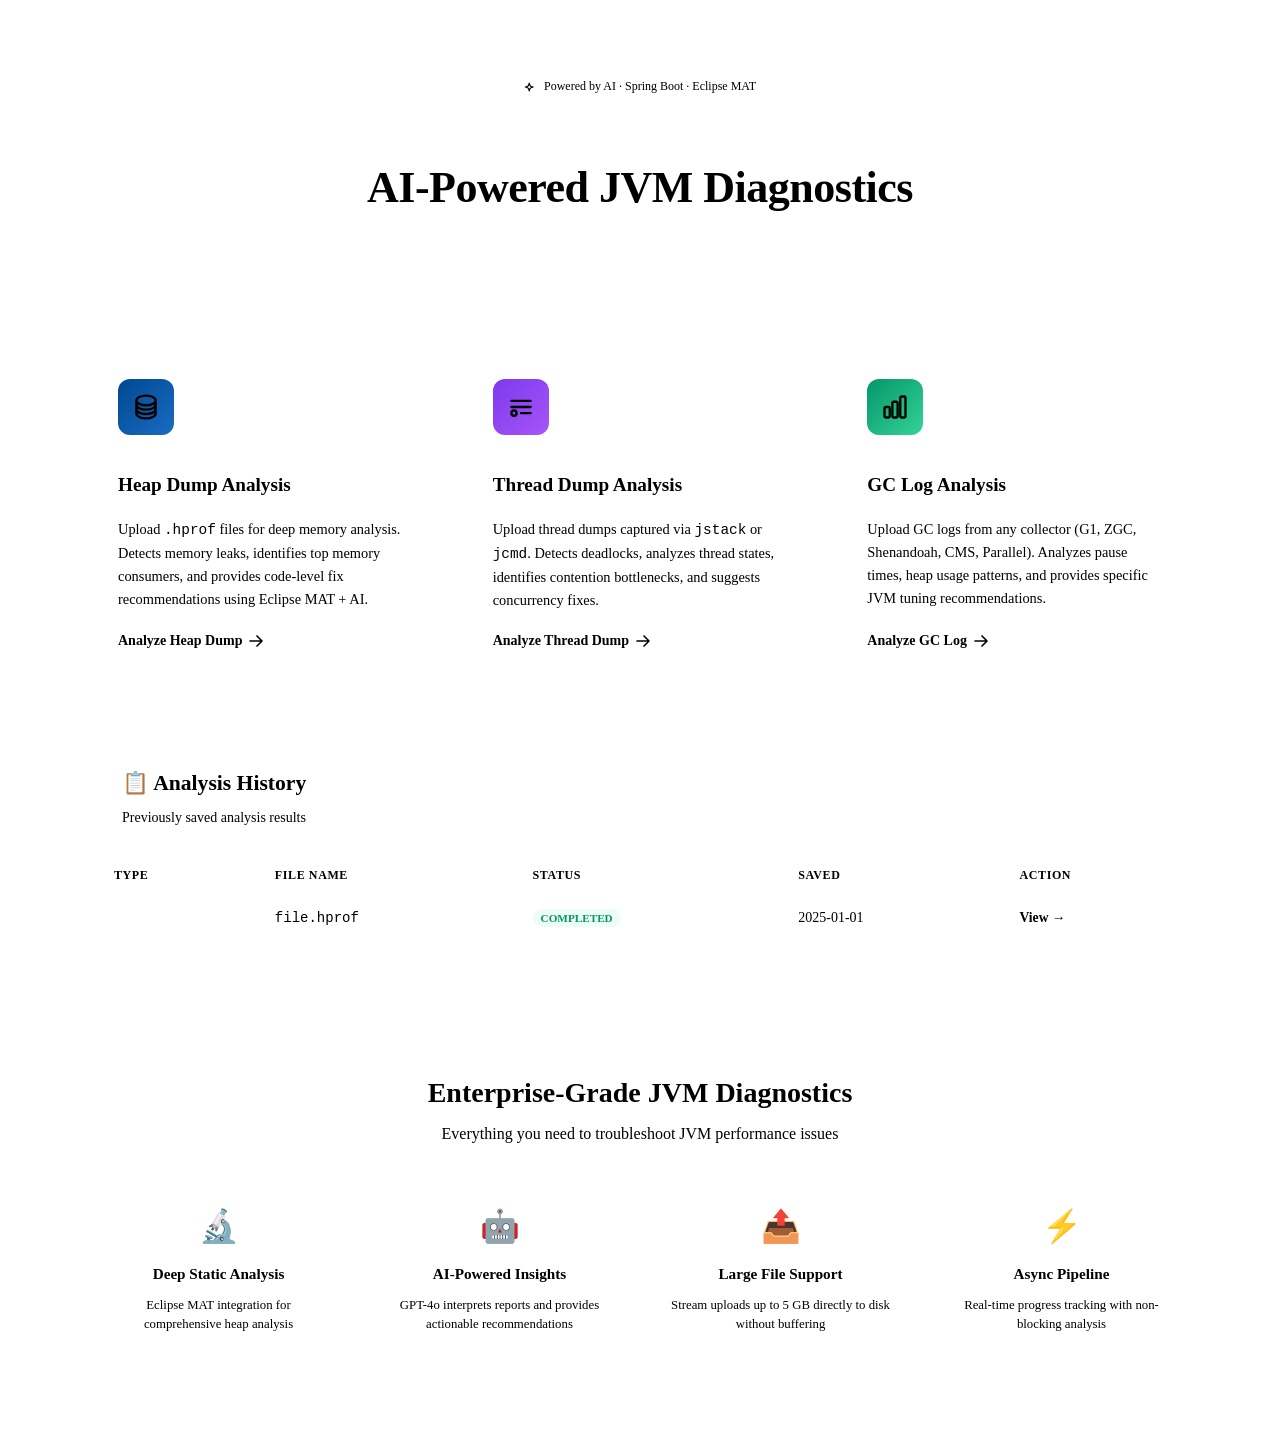
<file: src/main/resources/templates/index.html>
<!DOCTYPE html>
<html lang="en" xmlns:th="http://www.thymeleaf.org">
<head>
    <meta charset="UTF-8"/>
    <meta name="viewport" content="width=device-width, initial-scale=1.0"/>
    <title>JVM Diagnostics Analyzer — AI-Powered JVM Analysis</title>
    <meta name="description" content="AI-powered JVM diagnostics: analyze heap dumps, thread dumps, and GC logs with actionable insights."/>
    <link rel="preconnect" href="https://fonts.googleapis.com"/>
    <link rel="preconnect" href="https://fonts.gstatic.com" crossorigin/>
    <link href="https://fonts.googleapis.com/css2?family=Ubuntu:wght@300;400;500;700&display=swap" rel="stylesheet"/>
    <link rel="stylesheet" th:href="@{/css/app.css}"/>
    <style>
        /* ========================== Hero Section (index only) ========================== */
        .hero {
            background: linear-gradient(135deg, var(--yk-blue) 0%, var(--yk-blue-dark) 100%);
            padding: 4rem 2rem 5rem;
            text-align: center;
            color: var(--yk-white);
            position: relative;
            overflow: hidden;
        }
        .hero::before {
            content: ''; position: absolute; top: -50%; right: -20%;
            width: 600px; height: 600px;
            background: radial-gradient(circle, rgba(255,255,255,0.05) 0%, transparent 70%);
            border-radius: 50%;
        }
        .hero::after {
            content: ''; position: absolute; bottom: -30%; left: -10%;
            width: 400px; height: 400px;
            background: radial-gradient(circle, rgba(255,255,255,0.03) 0%, transparent 70%);
            border-radius: 50%;
        }
        .hero-content { position: relative; z-index: 1; max-width: 700px; margin: 0 auto; }
        .hero-badge {
            display: inline-flex; align-items: center; gap: 6px;
            background: rgba(255, 255, 255, 0.12); backdrop-filter: blur(10px);
            padding: 6px 16px; border-radius: 20px; font-size: 0.75rem; font-weight: 500;
            margin-bottom: 1.5rem; border: 1px solid rgba(255, 255, 255, 0.15);
        }
        .hero h1 { font-size: 2.75rem; font-weight: 700; margin-bottom: 1rem; line-height: 1.2; letter-spacing: -0.5px; }
        .hero p { font-size: 1.1rem; color: rgba(255, 255, 255, 0.8); line-height: 1.6; max-width: 550px; margin: 0 auto; }

        /* ========================== Tool Cards ========================== */
        .tools-section { max-width: 1100px; margin: -3rem auto 3rem; padding: 0 2rem; position: relative; z-index: 10; }
        .tools-grid { display: grid; grid-template-columns: repeat(3, 1fr); gap: 1.5rem; }
        .tool-card {
            background: var(--yk-white); border-radius: var(--yk-radius);
            padding: 2rem 1.75rem; box-shadow: var(--yk-shadow); border: 1px solid var(--yk-border);
            transition: all 0.3s ease; display: flex; flex-direction: column;
            text-decoration: none; color: inherit; cursor: pointer;
        }
        .tool-card:hover { box-shadow: var(--yk-shadow-hover); transform: translateY(-4px); border-color: var(--yk-blue-light); }
        .tool-card-icon {
            width: 56px; height: 56px; border-radius: 12px;
            display: flex; align-items: center; justify-content: center; margin-bottom: 1.25rem;
        }
        .tool-card-icon svg { width: 28px; height: 28px; color: var(--yk-white); }
        .tool-card-icon.heap   { background: linear-gradient(135deg, #004990, #1a6bc4); }
        .tool-card-icon.thread { background: linear-gradient(135deg, #7c3aed, #a855f7); }
        .tool-card-icon.gc     { background: linear-gradient(135deg, #059669, #34d399); }
        .tool-card h3 { font-size: 1.2rem; font-weight: 700; margin-bottom: 0.5rem; color: var(--yk-text-primary); }
        .tool-card p { font-size: 0.9rem; color: var(--yk-text-secondary); line-height: 1.6; flex-grow: 1; margin-bottom: 1.25rem; }
        .tool-card-cta { display: inline-flex; align-items: center; gap: 6px; font-size: 0.875rem; font-weight: 600; color: var(--yk-blue); transition: gap 0.2s ease; }
        .tool-card:hover .tool-card-cta { gap: 10px; }
        .tool-card-cta svg { width: 16px; height: 16px; }

        /* ========================== Features ========================== */
        .features-section { background: var(--yk-white); padding: 4rem 2rem; border-top: 1px solid var(--yk-border); }
        .features-container { max-width: 1100px; margin: 0 auto; }
        .features-container h2 { text-align: center; font-size: 1.75rem; font-weight: 700; color: var(--yk-text-primary); margin-bottom: 0.5rem; }
        .features-subtitle { text-align: center; color: var(--yk-text-secondary); margin-bottom: 2.5rem; font-size: 1rem; }
        .features-grid { display: grid; grid-template-columns: repeat(4, 1fr); gap: 1.5rem; }
        .feature-item { text-align: center; padding: 1.5rem 1rem; }
        .feature-icon { font-size: 2rem; margin-bottom: 0.75rem; }
        .feature-item h4 { font-size: 0.95rem; font-weight: 600; margin-bottom: 0.4rem; color: var(--yk-text-primary); }
        .feature-item p { font-size: 0.8rem; color: var(--yk-text-muted); line-height: 1.5; }

        /* ========================== History Table ========================== */
        .history-section { max-width: 1100px; margin: 0 auto 3rem; padding: 0 2rem; }
        .history-container { background: var(--yk-white); border-radius: var(--yk-radius); box-shadow: var(--yk-shadow); border: 1px solid var(--yk-border); overflow: hidden; }
        .history-header { padding: 1.5rem 2rem 1rem; }
        .history-header h2 { font-size: 1.35rem; font-weight: 700; color: var(--yk-text-primary); margin-bottom: 0.25rem; }
        .history-subtitle { font-size: 0.875rem; color: var(--yk-text-muted); }
        .history-table-wrapper { overflow-x: auto; }
        .history-table { width: 100%; border-collapse: collapse; }
        .history-table thead th { text-align: left; padding: 0.75rem 1.5rem; font-size: 0.75rem; font-weight: 600; text-transform: uppercase; letter-spacing: 0.05em; color: var(--yk-text-muted); border-top: 1px solid var(--yk-border); border-bottom: 1px solid var(--yk-border); background: var(--yk-bg-light); }
        .history-table tbody tr { border-bottom: 1px solid var(--yk-border); transition: background 0.15s ease; }
        .history-table tbody tr:last-child { border-bottom: none; }
        .history-table tbody tr:hover { background: var(--yk-bg-light); }
        .history-table td { padding: 0.875rem 1.5rem; font-size: 0.875rem; color: var(--yk-text-primary); }
        .file-name { font-family: 'Ubuntu Mono', monospace; font-weight: 500; }
        .date-cell { color: var(--yk-text-muted); font-size: 0.8rem; }
        .type-badge { display: inline-block; padding: 4px 10px; border-radius: 4px; font-size: 0.7rem; font-weight: 600; text-transform: uppercase; letter-spacing: 0.03em; }
        .badge-heap   { background: #e8f0fe; color: #004990; }
        .badge-thread { background: #f3e8ff; color: #7c3aed; }
        .badge-gc     { background: #ecfdf5; color: #059669; }
        .status-pill { display: inline-block; padding: 3px 8px; border-radius: 10px; font-size: 0.7rem; font-weight: 600; background: #ecfdf5; color: #059669; }
        .view-link { color: var(--yk-blue); text-decoration: none; font-weight: 600; font-size: 0.85rem; transition: color 0.2s; }
        .view-link:hover { color: var(--yk-blue-hover); }

        @media (max-width: 768px) {
            .hero h1 { font-size: 2rem; }
            .tools-grid { grid-template-columns: 1fr; }
            .features-grid { grid-template-columns: repeat(2, 1fr); }
        }
        @media (max-width: 480px) { .features-grid { grid-template-columns: 1fr; } }
    </style>
</head>
<body class="app-shell">

<!-- Navigation -->
<nav th:replace="~{fragments :: nav('index')}"></nav>

<!-- Hero Section -->
<section class="hero">
    <div class="hero-content">
        <div class="hero-badge">
            <svg width="14" height="14" fill="none" stroke="currentColor" stroke-width="2" viewBox="0 0 24 24">
                <path stroke-linecap="round" stroke-linejoin="round" d="M9.813 15.904L9 18.75l-.813-2.846a4.5 4.5 0 00-3.09-3.09L2.25 12l2.846-.813a4.5 4.5 0 003.09-3.09L9 5.25l.813 2.846a4.5 4.5 0 003.09 3.09L15.75 12l-2.846.813a4.5 4.5 0 00-3.09 3.09z"/>
            </svg>
            Powered by AI · Spring Boot · Eclipse MAT
        </div>
        <h1>AI-Powered JVM Diagnostics</h1>
        <p>Upload your JVM diagnostic files and get actionable insights in seconds. Analyze heap dumps, thread dumps, and GC logs with AI-powered recommendations.</p>
    </div>
</section>

<!-- Tool Cards -->
<section class="tools-section">
    <div class="tools-grid">

        <!-- Heap Dump -->
        <a href="/heap" class="tool-card" id="tool-heap">
            <div class="tool-card-icon heap">
                <svg fill="none" stroke="currentColor" stroke-width="2" viewBox="0 0 24 24">
                    <path stroke-linecap="round" stroke-linejoin="round" d="M20.25 6.375c0 2.278-3.694 4.125-8.25 4.125S3.75 8.653 3.75 6.375m16.5 0c0-2.278-3.694-4.125-8.25-4.125S3.75 4.097 3.75 6.375m16.5 0v11.25c0 2.278-3.694 4.125-8.25 4.125s-8.25-1.847-8.25-4.125V6.375m16.5 0v3.75m-16.5-3.75v3.75m16.5 0v3.75C20.25 16.153 16.556 18 12 18s-8.25-1.847-8.25-4.125v-3.75m16.5 0c0 2.278-3.694 4.125-8.25 4.125s-8.25-1.847-8.25-4.125"/>
                </svg>
            </div>
            <h3>Heap Dump Analysis</h3>
            <p>Upload <code>.hprof</code> files for deep memory analysis. Detects memory leaks, identifies top memory consumers, and provides code-level fix recommendations using Eclipse MAT + AI.</p>
            <div class="tool-card-cta">
                Analyze Heap Dump
                <svg fill="none" stroke="currentColor" stroke-width="2.5" viewBox="0 0 24 24">
                    <path stroke-linecap="round" stroke-linejoin="round" d="M13.5 4.5L21 12m0 0l-7.5 7.5M21 12H3"/>
                </svg>
            </div>
        </a>

        <!-- Thread Dump -->
        <a href="/thread-dump" class="tool-card" id="tool-thread">
            <div class="tool-card-icon thread">
                <svg fill="none" stroke="currentColor" stroke-width="2" viewBox="0 0 24 24">
                    <path stroke-linecap="round" stroke-linejoin="round" d="M3.75 6.75h16.5M3.75 12h16.5M12 17.25h8.25"/>
                    <circle cx="6" cy="17.25" r="2.25" stroke-width="2"/>
                </svg>
            </div>
            <h3>Thread Dump Analysis</h3>
            <p>Upload thread dumps captured via <code>jstack</code> or <code>jcmd</code>. Detects deadlocks, analyzes thread states, identifies contention bottlenecks, and suggests concurrency fixes.</p>
            <div class="tool-card-cta">
                Analyze Thread Dump
                <svg fill="none" stroke="currentColor" stroke-width="2.5" viewBox="0 0 24 24">
                    <path stroke-linecap="round" stroke-linejoin="round" d="M13.5 4.5L21 12m0 0l-7.5 7.5M21 12H3"/>
                </svg>
            </div>
        </a>

        <!-- GC Log -->
        <a href="/gc-log" class="tool-card" id="tool-gc">
            <div class="tool-card-icon gc">
                <svg fill="none" stroke="currentColor" stroke-width="2" viewBox="0 0 24 24">
                    <path stroke-linecap="round" stroke-linejoin="round" d="M3 13.125C3 12.504 3.504 12 4.125 12h2.25c.621 0 1.125.504 1.125 1.125v6.75C7.5 20.496 6.996 21 6.375 21h-2.25A1.125 1.125 0 013 19.875v-6.75zM9.75 8.625c0-.621.504-1.125 1.125-1.125h2.25c.621 0 1.125.504 1.125 1.125v11.25c0 .621-.504 1.125-1.125 1.125h-2.25a1.125 1.125 0 01-1.125-1.125V8.625zM16.5 4.125c0-.621.504-1.125 1.125-1.125h2.25C20.496 3 21 3.504 21 4.125v15.75c0 .621-.504 1.125-1.125 1.125h-2.25a1.125 1.125 0 01-1.125-1.125V4.125z"/>
                </svg>
            </div>
            <h3>GC Log Analysis</h3>
            <p>Upload GC logs from any collector (G1, ZGC, Shenandoah, CMS, Parallel). Analyzes pause times, heap usage patterns, and provides specific JVM tuning recommendations.</p>
            <div class="tool-card-cta">
                Analyze GC Log
                <svg fill="none" stroke="currentColor" stroke-width="2.5" viewBox="0 0 24 24">
                    <path stroke-linecap="round" stroke-linejoin="round" d="M13.5 4.5L21 12m0 0l-7.5 7.5M21 12H3"/>
                </svg>
            </div>
        </a>

    </div>
</section>

<!-- History Table (shown if there are saved records) -->
<section class="history-section" th:if="${not #lists.isEmpty(history)}">
    <div class="history-container">
        <div class="history-header">
            <h2>📋 Analysis History</h2>
            <p class="history-subtitle">Previously saved analysis results</p>
        </div>
        <div class="history-table-wrapper">
            <table class="history-table">
                <thead>
                    <tr>
                        <th>Type</th>
                        <th>File Name</th>
                        <th>Status</th>
                        <th>Saved</th>
                        <th>Action</th>
                    </tr>
                </thead>
                <tbody>
                    <tr th:each="record : ${history}">
                        <td>
                            <span class="type-badge" th:classappend="${record.analysisType.name() == 'HEAP_DUMP'} ? 'badge-heap' : (${record.analysisType.name() == 'THREAD_DUMP'} ? 'badge-thread' : 'badge-gc')"
                                  th:text="${record.analysisType.name() == 'HEAP_DUMP'} ? 'Heap Dump' : (${record.analysisType.name() == 'THREAD_DUMP'} ? 'Thread Dump' : 'GC Log')">
                            </span>
                        </td>
                        <td class="file-name" th:text="${record.fileName}">file.hprof</td>
                        <td>
                            <span class="status-pill" th:text="${record.status}">COMPLETED</span>
                        </td>
                        <td class="date-cell" th:text="${#strings.substring(record.savedAt, 0, 10)}">2025-01-01</td>
                        <td>
                            <a class="view-link" th:href="@{'/history/' + ${record.id}}">
                                View →
                            </a>
                        </td>
                    </tr>
                </tbody>
            </table>
        </div>
    </div>
</section>

<!-- Features Section -->
<section class="features-section">
    <div class="features-container">
        <h2>Enterprise-Grade JVM Diagnostics</h2>
        <p class="features-subtitle">Everything you need to troubleshoot JVM performance issues</p>
        <div class="features-grid">
            <div class="feature-item">
                <div class="feature-icon">🔬</div>
                <h4>Deep Static Analysis</h4>
                <p>Eclipse MAT integration for comprehensive heap analysis</p>
            </div>
            <div class="feature-item">
                <div class="feature-icon">🤖</div>
                <h4>AI-Powered Insights</h4>
                <p>GPT-4o interprets reports and provides actionable recommendations</p>
            </div>
            <div class="feature-item">
                <div class="feature-icon">📤</div>
                <h4>Large File Support</h4>
                <p>Stream uploads up to 5 GB directly to disk without buffering</p>
            </div>
            <div class="feature-item">
                <div class="feature-icon">⚡</div>
                <h4>Async Pipeline</h4>
                <p>Real-time progress tracking with non-blocking analysis</p>
            </div>
        </div>
    </div>
</section>

<!-- Footer -->
<footer th:replace="~{fragments :: footer}"></footer>

</body>
</html>
</file>
